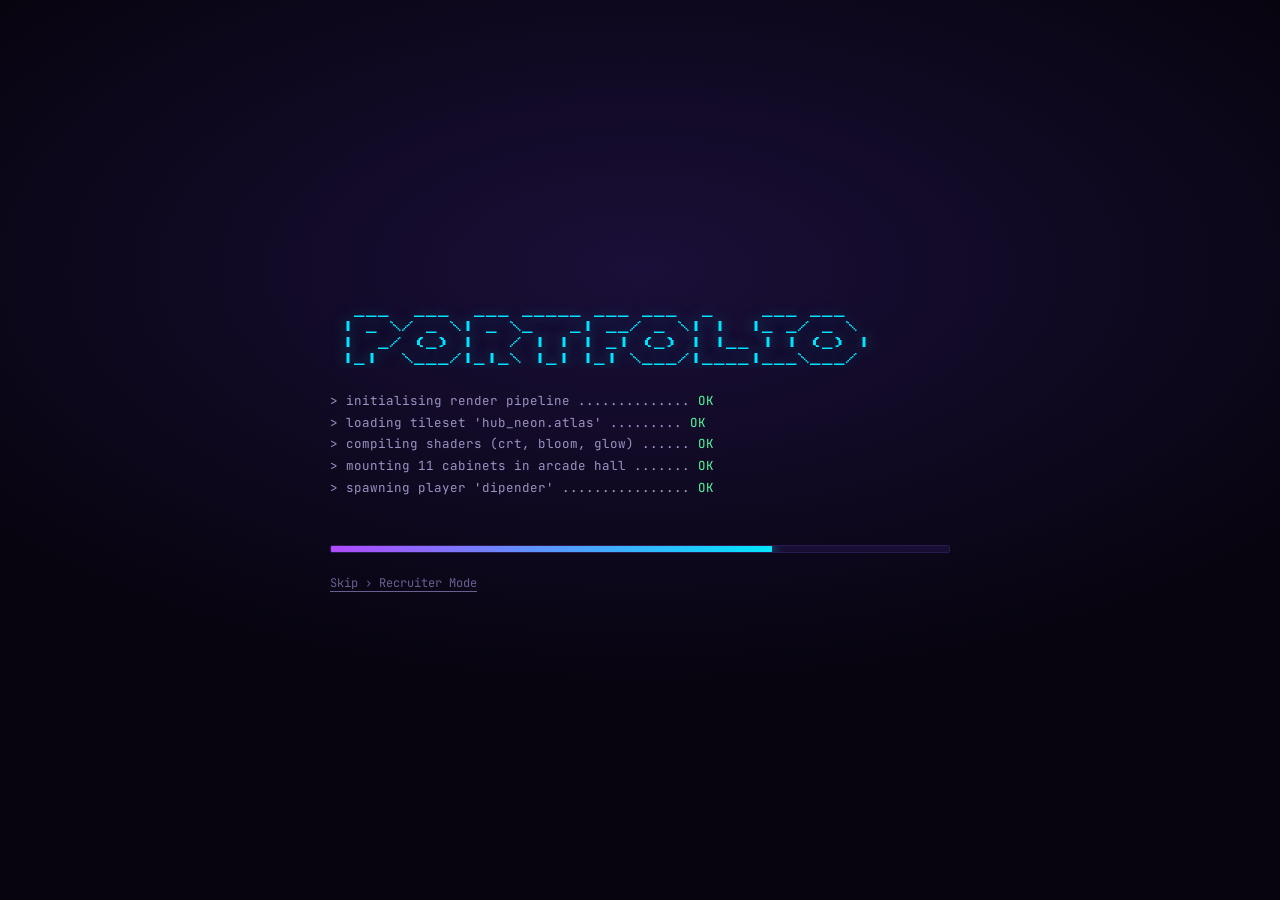
<file: index.html>
<!DOCTYPE html>
<html lang="en">
<head>
<meta charset="utf-8">
<meta name="viewport" content="width=device-width, initial-scale=1, viewport-fit=cover">
<title>Dipender Chauhan — Game Developer | Playable Portfolio</title>
<meta name="description" content="Game developer with 11 titles shipped to Google Play and 1M+ downloads. Walk the hub and play 5 games in your browser — or hit Recruiter Mode for the plain resume.">
<meta name="theme-color" content="#0a0612">

<!-- Open Graph / social preview -->
<meta property="og:type" content="website">
<meta property="og:url" content="https://chauhandipender.github.io/portfolio/">
<meta property="og:title" content="Dipender Chauhan — Game Developer | A portfolio you play">
<meta property="og:description" content="11 titles shipped to Google Play, 1M+ downloads, and 5 games you can play right here in the browser — a first-person shooter, a rail shooter with hand-written shaders, and more.">
<meta property="og:image" content="https://chauhandipender.github.io/portfolio/og-image.png">
<meta property="og:image:width" content="1200">
<meta property="og:image:height" content="630">
<meta property="og:image:alt" content="A pixel-art arcade room with five glowing cabinets, one per playable game.">
<meta name="twitter:card" content="summary_large_image">
<meta name="twitter:title" content="Dipender Chauhan — Game Developer | A portfolio you play">
<meta name="twitter:description" content="11 titles shipped, 1M+ downloads, and 5 games playable in your browser.">
<meta name="twitter:image" content="https://chauhandipender.github.io/portfolio/og-image.png">

<link rel="icon" href="favicon.svg" type="image/svg+xml">
<link rel="preconnect" href="https://fonts.googleapis.com">
<link rel="preconnect" href="https://fonts.gstatic.com" crossorigin>
<link href="https://fonts.googleapis.com/css2?family=Press+Start+2P&family=JetBrains+Mono:wght@400;700&family=Space+Grotesk:wght@400;500;700&display=swap" rel="stylesheet">
<link rel="stylesheet" href="css/style.css">
</head>
<body class="is-booting">

<!-- ══════════════════════════════ BOOT ══════════════════════════════ -->
<div id="boot" class="boot">
  <div class="boot__inner">
    <pre class="boot__logo" aria-hidden="true"></pre>
    <div class="boot__log" id="bootLog" role="status" aria-live="polite"></div>
    <div class="boot__bar"><i id="bootBar"></i></div>
    <button id="bootStart" class="btn btn--primary boot__start" hidden>PRESS START</button>
    <button id="bootSkip" class="boot__skip">Skip &rsaquo; Recruiter Mode</button>
  </div>
</div>

<!-- ══════════════════════════════ GAME ══════════════════════════════ -->
<main id="game" class="game" hidden>
  <canvas id="stage" aria-label="Game world. Use Recruiter Mode for a text version of all content."></canvas>

  <!-- CRT / scanline overlay -->
  <div class="crt" aria-hidden="true"></div>
  <div class="vignette" aria-hidden="true"></div>

  <!-- Top bar -->
  <header class="hud hud--top">
    <div class="hud__id">
      <span class="hud__name" id="hudName">—</span>
      <span class="hud__role" id="hudRole">—</span>
    </div>
    <nav class="hud__actions">
      <button class="btn btn--ghost" id="btnMap" title="Map (M)">MAP</button>
      <button class="btn btn--ghost" id="btnAudio" title="Sound (P)" aria-pressed="false">♪ OFF</button>
      <button class="btn btn--primary" id="btnRecruiter">RECRUITER MODE</button>
    </nav>
  </header>

  <!-- Objective / zone banner -->
  <div class="hud hud--zone" id="zoneBanner" aria-live="polite"></div>

  <!-- Interaction prompt -->
  <div class="prompt" id="prompt" hidden>
    <kbd>E</kbd><span id="promptText">Interact</span>
  </div>

  <!-- Discovery tracker -->
  <div class="hud hud--quest">
    <div class="quest__title">EXPLORED</div>
    <ul class="quest__list" id="questList"></ul>
  </div>

  <!-- Controls hint -->
  <div class="hud hud--help" id="helpHint">
    <kbd>W</kbd><kbd>A</kbd><kbd>S</kbd><kbd>D</kbd> move &nbsp;·&nbsp; <kbd>E</kbd> interact &nbsp;·&nbsp; <kbd>Esc</kbd> close
  </div>

  <!-- Mobile controls -->
  <div class="touch" id="touch" hidden>
    <div class="stick" id="stick"><i id="stickNub"></i></div>
    <button class="touch__act" id="touchAct" aria-label="Interact">E</button>
  </div>
</main>

<!-- ══════════════════════════════ PANEL ══════════════════════════════ -->
<div class="panel" id="panel" hidden role="dialog" aria-modal="true" aria-labelledby="panelTitle">
  <div class="panel__scrim" data-close></div>
  <section class="panel__box">
    <header class="panel__head">
      <h2 id="panelTitle" class="panel__title"></h2>
      <button class="panel__close" data-close aria-label="Close">✕</button>
    </header>
    <div class="panel__body" id="panelBody" tabindex="0"></div>
  </section>
</div>


<!-- ══════════════════════════ PLAYABLE BUILD ══════════════════════════ -->
<div class="player" id="player" hidden role="dialog" aria-modal="true" aria-labelledby="playerTitle">
  <header class="player__bar">
    <h2 class="player__title" id="playerTitle"></h2>
    <div class="player__acts">
      <a class="player__btn" id="playerTab" href="#" target="_blank" rel="noopener">OPEN IN TAB ↗</a>
      <button class="player__btn" id="playerFull">FULLSCREEN</button>
      <button class="player__btn player__btn--x" id="playerClose" aria-label="Close player">✕</button>
    </div>
  </header>
  <div class="player__stage" id="playerStage">
    <iframe id="playerFrame" title="Playable build"
            allow="autoplay; fullscreen; gamepad; accelerometer; gyroscope; xr-spatial-tracking"
            allowfullscreen></iframe>
    <div class="player__notice" id="playerNotice" hidden></div>
    <p class="player__hint" id="playerHint">Loading build…</p>
  </div>
</div>
<!-- ══════════════════════════ RECRUITER MODE ══════════════════════════ -->
<div class="doc" id="doc" hidden>
  <div class="doc__wrap" id="docBody"></div>
  <button class="btn btn--primary doc__back" id="btnBackToGame">↩ BACK TO THE GAME</button>
</div>

<noscript>
  <div class="doc" style="display:block">
    <div class="doc__wrap">
      <h1>JavaScript is required for the interactive portfolio.</h1>
      <p>Please enable JavaScript, or contact me directly using the details in my resume.</p>
    </div>
  </div>
</noscript>

<script src="js/data.js"></script>
<script src="js/sprites.js"></script>
<script src="js/world.js"></script>
<script src="js/engine.js"></script>
<script src="js/ui.js"></script>
<script src="js/main.js"></script>
</body>
</html>
</file>
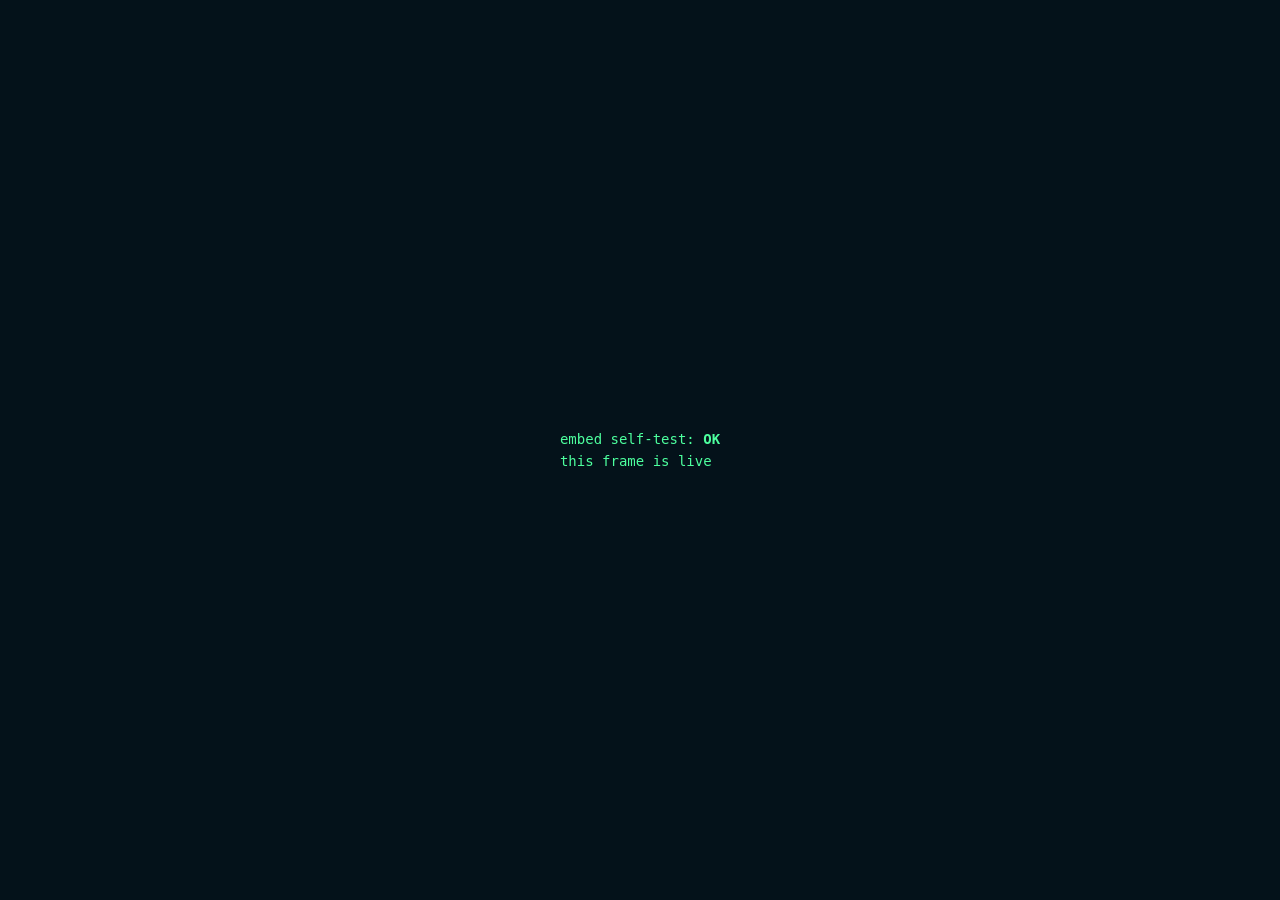
<file: games/_selftest/index.html>
<!doctype html><meta charset="utf-8"><title>embed self-test</title>
<style>html,body{margin:0;height:100%;background:#04121a;color:#4dff9e;
font:14px/1.6 ui-monospace,monospace;display:grid;place-items:center}</style>
<div id="o">embed self-test: <b>OK</b><br>this frame is live</div>
<script>document.title='selftest-live';</script>
</file>
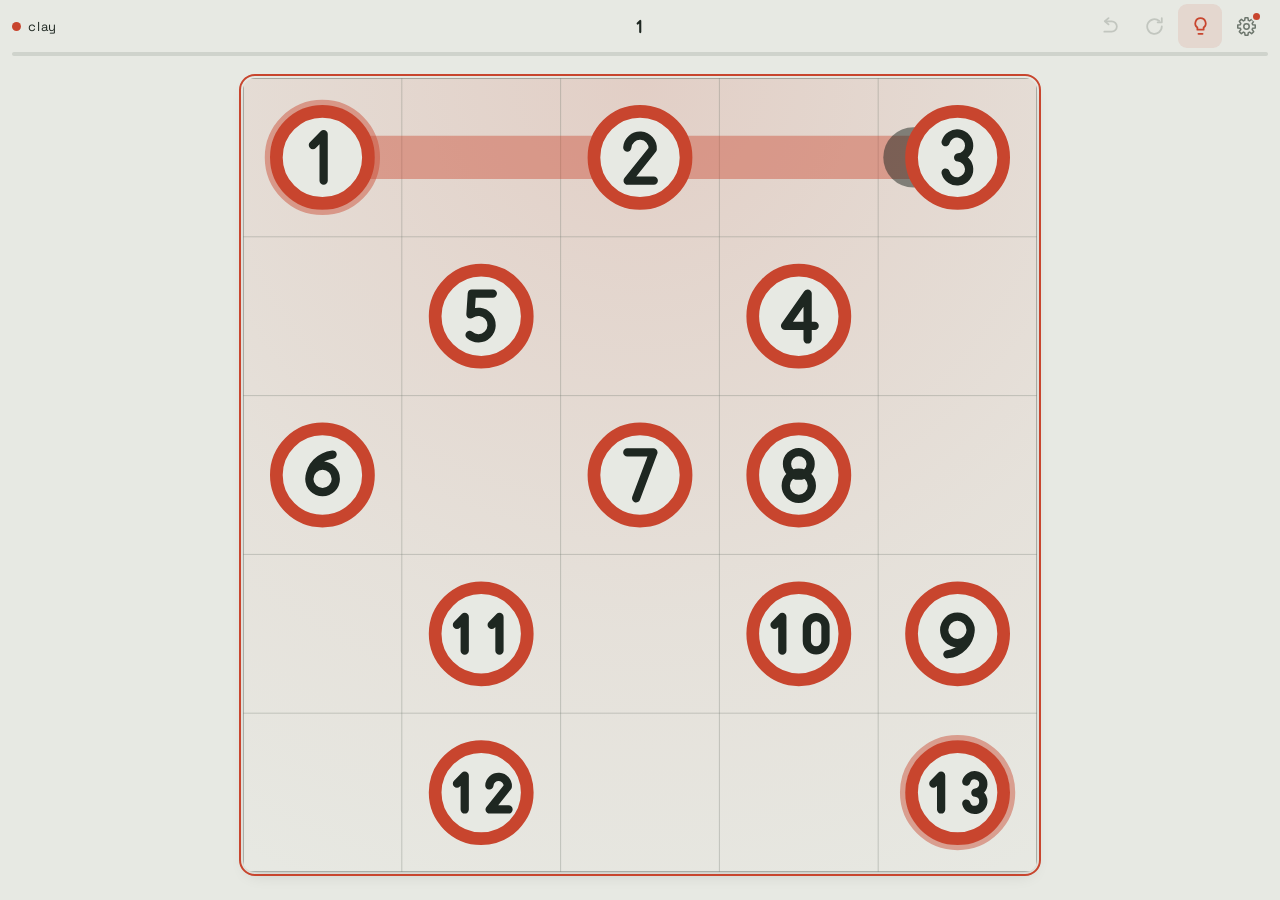
<file: games/waypoint/index.html>
<!doctype html>
<html lang="en">
  <head>
    <meta charset="utf-8" />
    <meta name="viewport" content="width=device-width, initial-scale=1, viewport-fit=cover, maximum-scale=1" />
    <title>Waypoint</title>
    <meta name="description" content="Draw one line through every cell, in order." />
    <meta name="color-scheme" content="light dark" />
    <!-- Inlined, not served: the browser asks for /favicon.ico unprompted and a
         missing one is a console error. A data URI answers it with no request
         at all. Drawn by tools/make-favicon.js — re-run it to change the icon,
         do not hand-edit the blob. -->
    <link
      rel="icon"
      href="[data-uri]"
    />
    <link rel="stylesheet" href="./styles/main.css" />
  </head>
  <body>
    <!-- No menu and no splash: the board is the first and only thing. -->
    <header class="bar">
      <div class="bar-left">
        <span class="line-name" id="line-name"></span>
      </div>
      <span class="level-number" id="level-number"></span>
      <nav class="tools">
        <button id="undo" type="button" aria-label="Undo" aria-keyshortcuts="Z">
          <svg viewBox="0 0 24 24" aria-hidden="true">
            <path d="M9 7H15a5 5 0 0 1 0 10H8" />
            <path d="M12 4 8.5 7 12 10" />
          </svg>
        </button>
        <button id="restart" type="button" aria-label="Restart" aria-keyshortcuts="R">
          <svg viewBox="0 0 24 24" aria-hidden="true">
            <path d="M19 12a7 7 0 1 1-2.5-5.4" />
            <path d="M19 4v4h-4" />
          </svg>
        </button>
        <button id="hint" class="accent" type="button" aria-label="Hint">
          <svg viewBox="0 0 24 24" aria-hidden="true">
            <path d="M12 4a5 5 0 0 1 3 9v2H9v-2a5 5 0 0 1 3-9Z" />
            <path d="M10 19h4" />
          </svg>
        </button>
        <!-- Settings sits last, on the right, where a settings control is
             looked for. The gear path is generated, not hand-plotted — see the
             note in tools/ if the tooth count ever needs changing. -->
        <button id="open-panel" type="button" aria-label="Daily puzzle and stats" aria-haspopup="dialog">
          <svg viewBox="0 0 24 24" aria-hidden="true">
            <path
              d="M10.24 6.11L10.6 3.62L13.4 3.62L13.76 6.11A6.15 6.15 0 0 1 14.92 6.59L16.94 5.08L18.92 7.06L17.41 9.08A6.15 6.15 0 0 1 17.89 10.24L20.38 10.6L20.38 13.4L17.89 13.76A6.15 6.15 0 0 1 17.41 14.92L18.92 16.94L16.94 18.92L14.92 17.41A6.15 6.15 0 0 1 13.76 17.89L13.4 20.38L10.6 20.38L10.24 17.89A6.15 6.15 0 0 1 9.08 17.41L7.06 18.92L5.08 16.94L6.59 14.92A6.15 6.15 0 0 1 6.11 13.76L3.62 13.4L3.62 10.6L6.11 10.24A6.15 6.15 0 0 1 6.59 9.08L5.08 7.06L7.06 5.08L9.08 6.59A6.15 6.15 0 0 1 10.24 6.11Z"
            />
            <circle cx="12" cy="12" r="2.6" />
          </svg>
        </button>
      </nav>
    </header>

    <!-- How much of the board is drawn. A rule rather than a readout: the game
         has one number on screen already and does not need a second. -->
    <div
      class="progress"
      id="progress"
      role="progressbar"
      aria-label="Level progress"
      aria-valuemin="0"
      aria-valuemax="100"
      aria-valuenow="0"
    >
      <span class="progress-fill" id="progress-fill"></span>
    </div>

    <main class="stage">
      <svg
        id="board"
        class="board"
        tabindex="0"
        role="application"
        aria-label="Puzzle board. Arrow keys draw the line, backspace steps back, R restarts."
        preserveAspectRatio="xMidYMid meet"
      ></svg>
    </main>

    <!-- The only surface beyond the board: the daily puzzle, the numbers, and
         the two toggles SPEC §14 allows. Opt-in, so the game still lands
         directly in gameplay. -->
    <dialog id="panel" class="panel" aria-label="Daily puzzle and stats">
      <div class="panel-body">
        <section>
          <button id="daily-play" class="wide" type="button">Daily puzzle</button>
          <p class="note" id="daily-note"></p>
        </section>

        <section>
          <dl class="stats" id="stats"></dl>
        </section>

        <section class="toggles">
          <button id="theme-toggle" type="button">Theme</button>
          <button id="audio-toggle" type="button" aria-pressed="true">Sound</button>
        </section>

        <button id="panel-close" class="wide quiet" type="button">Close</button>
      </div>
    </dialog>

    <!-- Nothing on screen; this is how the board reports itself to a screen
         reader, which otherwise sees only an unlabelled graphic. -->
    <p id="announce" class="visually-hidden" role="status" aria-live="polite"></p>

    <script type="module" src="./src/main.js"></script>

    <!-- A classic inline script on purpose — it is the only code here that
         still runs when index.html is opened by double-clicking it, which is
         precisely the case it exists to explain. Modules and fetch are both
         blocked on file:// origins, so the game would otherwise show nothing
         at all and look broken. -->
    <script>
      if (location.protocol === 'file:') {
        document.body.innerHTML =
          '<p class="offline-note">Waypoint needs a local server — browsers block this page when it is ' +
          'opened directly from disk. Close this tab and double-click <b>play.cmd</b> instead.</p>';
      }
    </script>
  </body>
</html>
</file>
<file: css/style.css>
/* ═══════════════════════════════════════════════════════════════
   GAME-DEV PORTFOLIO — stylesheet
   Palette: deep-space violet ground, neon cyan / hot-pink accents.
   =============================================================== */

:root{
  --bg:        #07040f;
  --bg-2:      #0e0820;
  --ink:       #e8e4ff;
  --ink-dim:   #9d93c4;
  --ink-faint: #6a6090;

  --cyan:   #00e5ff;
  --pink:   #ff2e97;
  --violet: #b14aff;
  --gold:   #ffcf3d;
  --green:  #4dff9e;

  --line:   #2a1a4d;
  --glass:  rgba(14, 8, 32, .82);

  --font-px:   'Press Start 2P', ui-monospace, monospace;
  --font-mono: 'JetBrains Mono', ui-monospace, 'Cascadia Mono', monospace;
  --font-ui:   'Space Grotesk', system-ui, -apple-system, 'Segoe UI', sans-serif;

  --hud-gap: clamp(10px, 2vw, 22px);
}

*,*::before,*::after{ box-sizing:border-box; }

/* The browser's own `[hidden]{display:none}` is a USER-AGENT rule, and any
   author rule beats it — so `.boot{display:grid}` below silently defeated
   it and left the boot screen painted over the running game forever.
   This puts the hidden attribute back in charge for good. */
[hidden]{ display:none !important; }

html,body{
  margin:0; padding:0; height:100%;
  background:var(--bg); color:var(--ink);
  font-family:var(--font-ui);
  overflow:hidden;
  -webkit-font-smoothing:antialiased;
  overscroll-behavior:none;
}
body.doc-open{ overflow:auto; }

button{ font:inherit; color:inherit; }

kbd{
  font-family:var(--font-px); font-size:.62em;
  background:#1b1136; border:1px solid var(--line);
  border-bottom-width:3px; border-radius:4px;
  padding:.42em .5em; margin:0 .12em; color:var(--ink);
  display:inline-block; line-height:1;
}

::selection{ background:var(--pink); color:#fff; }

/* ── scrollbars ─────────────────────────────────────────────── */
*::-webkit-scrollbar{ width:10px; height:10px; }
*::-webkit-scrollbar-track{ background:#100a24; }
*::-webkit-scrollbar-thumb{ background:var(--line); border-radius:99px; }
*::-webkit-scrollbar-thumb:hover{ background:var(--violet); }

/* ═══════════════════════ BUTTONS ═══════════════════════ */
.btn{
  font-family:var(--font-px); font-size:9px; letter-spacing:.06em;
  padding:11px 14px; border-radius:3px; cursor:pointer;
  background:transparent; border:2px solid var(--line);
  transition:transform .09s ease, box-shadow .18s ease, border-color .18s ease, background .18s ease;
  position:relative; white-space:nowrap;
}
.btn:hover{ border-color:var(--cyan); box-shadow:0 0 0 1px var(--cyan), 0 0 18px -4px var(--cyan); }
.btn:active{ transform:translateY(2px); }
.btn:focus-visible{ outline:2px solid var(--gold); outline-offset:3px; }
.btn--primary{
  background:linear-gradient(180deg,var(--pink),#c31674);
  border-color:#ff7bc0; color:#fff;
  box-shadow:0 4px 0 #7a0e47, 0 0 26px -6px var(--pink);
}
.btn--primary:hover{ box-shadow:0 4px 0 #7a0e47, 0 0 34px -2px var(--pink); border-color:#fff; }
.btn--primary:active{ box-shadow:0 1px 0 #7a0e47; }
.btn--ghost{ background:var(--glass); backdrop-filter:blur(6px); }

/* ═══════════════════════ BOOT SCREEN ═══════════════════════ */
.boot{
  position:fixed; inset:0; z-index:90;
  display:grid; place-items:center;
  background:
    radial-gradient(1200px 600px at 50% 30%, #1a0f38 0%, transparent 70%),
    var(--bg);
}
.boot__inner{ width:min(620px, 88vw); text-align:left; }
.boot__logo{
  font-family:var(--font-px); font-size:clamp(7px,1.5vw,12px);
  color:var(--cyan); line-height:1.35; margin:0 0 22px;
  text-shadow:0 0 14px rgba(0,229,255,.55); white-space:pre; overflow:hidden;
}
.boot__log{
  font-family:var(--font-mono); font-size:12.5px; line-height:1.75;
  color:var(--ink-dim); min-height:11em; margin-bottom:18px;
}
.boot__log b{ color:var(--green); font-weight:400; }
.boot__log i{ color:var(--pink); font-style:normal; }
.boot__bar{ height:8px; background:#180e34; border:1px solid var(--line); border-radius:2px; overflow:hidden; }
.boot__bar i{
  display:block; height:100%; width:0%;
  background:linear-gradient(90deg,var(--violet),var(--cyan));
  box-shadow:0 0 14px var(--cyan); transition:width .18s linear;
}
.boot__start{ margin-top:26px; font-size:13px; padding:16px 26px; animation:pulse 1.5s ease-in-out infinite; }
@keyframes pulse{ 50%{ transform:scale(1.04); filter:brightness(1.18); } }
.boot__skip{
  display:block; margin-top:16px; background:none; border:0; cursor:pointer;
  color:var(--ink-faint); font-family:var(--font-mono); font-size:12px;
  text-decoration:underline; text-underline-offset:4px; padding:6px 0;
}
.boot__skip:hover{ color:var(--cyan); }

/* ═══════════════════════ GAME STAGE ═══════════════════════ */
.game{ position:fixed; inset:0; }
#stage{
  display:block; width:100%; height:100%;
  image-rendering:pixelated; image-rendering:crisp-edges;
  background:var(--bg);
}

.crt{
  position:fixed; inset:0; pointer-events:none; z-index:5; opacity:.34;
  background:repeating-linear-gradient(180deg, rgba(0,0,0,.42) 0 1px, transparent 1px 3px);
  mix-blend-mode:multiply;
}
.vignette{
  position:fixed; inset:0; pointer-events:none; z-index:5;
  background:radial-gradient(ellipse at center, transparent 48%, rgba(4,2,10,.82) 100%);
}

/* ═══════════════════════ HUD ═══════════════════════ */
.hud{ position:fixed; z-index:10; }

.hud--top{
  top:0; left:0; right:0; padding:var(--hud-gap);
  display:flex; align-items:flex-start; justify-content:space-between; gap:12px;
  background:linear-gradient(180deg, rgba(7,4,15,.9), transparent);
}
.hud__id{ display:flex; flex-direction:column; gap:7px; min-width:0; }
.hud__name{
  font-family:var(--font-px); font-size:clamp(11px,2.1vw,17px); color:var(--ink);
  text-shadow:0 0 16px rgba(177,74,255,.75); letter-spacing:.04em;
}
.hud__role{
  font-family:var(--font-mono); font-size:clamp(10px,1.3vw,12.5px);
  color:var(--cyan); letter-spacing:.11em; text-transform:uppercase;
}
.hud__actions{ display:flex; gap:8px; flex-wrap:wrap; justify-content:flex-end; }

.hud--zone{
  top:34%; left:50%; transform:translate(-50%,-14px);
  font-family:var(--font-px); font-size:clamp(12px,2.6vw,22px);
  color:#fff; text-shadow:0 0 22px var(--pink), 0 0 44px var(--pink);
  opacity:0; pointer-events:none; letter-spacing:.05em; text-align:center;
  transition:opacity .38s ease, transform .38s ease;
}
.hud--zone.show{ opacity:1; transform:translate(-50%,0); }

.hud--quest{
  left:var(--hud-gap); bottom:var(--hud-gap);
  background:var(--glass); backdrop-filter:blur(8px);
  border:1px solid var(--line); border-left:3px solid var(--violet);
  border-radius:4px; padding:11px 14px; min-width:186px;
}
.quest__title{
  font-family:var(--font-px); font-size:8px; color:var(--violet);
  letter-spacing:.12em; margin-bottom:9px;
}
.quest__list{ list-style:none; margin:0; padding:0; display:grid; gap:6px; }
.quest__list li{
  font-family:var(--font-mono); font-size:11.5px; color:var(--ink-faint);
  display:flex; align-items:center; gap:8px; transition:color .3s;
}
.quest__list li::before{
  content:'○'; color:var(--ink-faint); font-size:11px; transition:color .3s;
}
.quest__list li.done{ color:var(--green); text-decoration:line-through; text-decoration-color:rgba(77,255,158,.4); }
.quest__list li.done::before{ content:'●'; color:var(--green); }

.hud--help{
  right:var(--hud-gap); bottom:var(--hud-gap);
  font-family:var(--font-mono); font-size:11px; color:var(--ink-faint);
  background:var(--glass); backdrop-filter:blur(8px);
  border:1px solid var(--line); border-radius:4px; padding:9px 13px;
  transition:opacity .6s ease;
}
.hud--help.fade{ opacity:.22; }

.prompt{
  position:fixed; z-index:10; left:50%; bottom:15%; transform:translateX(-50%);
  display:flex; align-items:center; gap:11px;
  font-family:var(--font-px); font-size:10px; color:#fff;
  background:var(--glass); backdrop-filter:blur(8px);
  border:2px solid var(--cyan); border-radius:4px; padding:11px 17px;
  box-shadow:0 0 30px -6px var(--cyan);
  animation:bob 1.4s ease-in-out infinite;
}
@keyframes bob{ 50%{ transform:translate(-50%,-6px); } }

/* ═══════════════════════ TOUCH CONTROLS ═══════════════════════ */
.touch{ position:fixed; inset:auto 0 0 0; z-index:11; height:180px; pointer-events:none; }
.stick{
  position:absolute; left:22px; bottom:26px; width:124px; height:124px;
  border-radius:50%; border:2px solid var(--line); background:rgba(14,8,32,.55);
  pointer-events:auto; touch-action:none;
}
.stick i{
  position:absolute; left:50%; top:50%; width:52px; height:52px; margin:-26px 0 0 -26px;
  border-radius:50%; background:radial-gradient(circle at 35% 30%, var(--cyan), #06626e);
  box-shadow:0 0 22px -4px var(--cyan);
}
.touch__act{
  position:absolute; right:26px; bottom:38px; width:86px; height:86px; border-radius:50%;
  pointer-events:auto; cursor:pointer; font-family:var(--font-px); font-size:19px; color:#fff;
  background:radial-gradient(circle at 35% 30%, var(--pink), #8a0e50);
  border:2px solid #ff8cc6; box-shadow:0 0 26px -6px var(--pink);
}
.touch__act:active{ transform:scale(.93); }

/* ═══════════════════════ PANEL (modal content) ═══════════════════════ */
.panel{ position:fixed; inset:0; z-index:40; display:grid; place-items:center; padding:3vh 3vw; }
.panel__scrim{ position:absolute; inset:0; background:rgba(4,2,10,.78); backdrop-filter:blur(5px); }
.panel__box{
  position:relative; width:min(920px,100%); max-height:94vh; display:flex; flex-direction:column;
  background:linear-gradient(180deg,#130c2b,#0b0619);
  border:2px solid var(--violet); border-radius:6px;
  box-shadow:0 0 0 1px rgba(177,74,255,.3), 0 26px 90px -20px #000, 0 0 90px -30px var(--violet);
  animation:panelIn .22s cubic-bezier(.2,.9,.3,1.2);
}
@keyframes panelIn{ from{ opacity:0; transform:translateY(18px) scale(.97); } }
.panel__head{
  display:flex; align-items:center; justify-content:space-between; gap:14px;
  padding:16px 20px; border-bottom:1px solid var(--line);
  background:linear-gradient(90deg, rgba(177,74,255,.16), transparent 60%);
  flex-shrink:0;
}
.panel__title{
  margin:0; font-family:var(--font-px); font-size:clamp(11px,1.8vw,15px);
  color:var(--cyan); letter-spacing:.05em; text-shadow:0 0 16px rgba(0,229,255,.55);
}
.panel__close{
  background:none; border:1px solid var(--line); border-radius:4px;
  width:34px; height:34px; cursor:pointer; color:var(--ink-dim); font-size:15px; flex-shrink:0;
}
.panel__close:hover{ border-color:var(--pink); color:var(--pink); }
.panel__body{ padding:22px; overflow-y:auto; line-height:1.72; }
.panel__body:focus-visible{ outline:2px solid var(--gold); outline-offset:-4px; }

/* ── shared content typography ─────────────────────────────── */
.panel__body h3, .doc h3{
  font-family:var(--font-px); font-size:11px; color:var(--gold);
  letter-spacing:.05em; margin:26px 0 12px;
}
.panel__body h3:first-child{ margin-top:0; }
.panel__body p, .doc p{ color:var(--ink-dim); margin:0 0 12px; }
.panel__body a, .doc a{ color:var(--cyan); text-underline-offset:3px; }
.panel__body a:hover, .doc a:hover{ color:var(--pink); }

/* ── project cards ─────────────────────────────────────────── */
.cards{ display:grid; gap:16px; }
.card{
  border:1px solid var(--line); border-radius:5px; overflow:hidden;
  background:#100927; transition:border-color .2s, transform .2s;
}
.card:hover{ border-color:var(--cyan); transform:translateY(-2px); }
.card__top{ display:flex; gap:16px; padding:16px; align-items:flex-start; flex-wrap:wrap; }
.card__art{
  width:112px; height:78px; flex-shrink:0; border-radius:4px; border:1px solid var(--line);
  image-rendering:pixelated; background:#0b0619;
}
.card__meta{ flex:1; min-width:220px; }
.card__title{ font-family:var(--font-px); font-size:12px; color:#fff; margin:0 0 9px; line-height:1.5; }
.card__role{ font-family:var(--font-mono); font-size:11px; color:var(--pink); letter-spacing:.06em; margin-bottom:9px; }
.card__pitch{ color:var(--ink-dim); font-size:14.5px; margin:0 0 11px; }
.card__bullets{ margin:0 0 12px; padding-left:19px; color:var(--ink-dim); font-size:13.5px; }
.card__bullets li{ margin-bottom:5px; }
.tags{ display:flex; flex-wrap:wrap; gap:6px; margin-bottom:12px; }
.tag{
  font-family:var(--font-mono); font-size:10.5px; letter-spacing:.05em;
  border:1px solid var(--line); border-radius:99px; padding:3px 9px; color:var(--ink-faint);
}
.links{ display:flex; flex-wrap:wrap; gap:8px; }
.links a{
  font-family:var(--font-px); font-size:8px; text-decoration:none;
  border:1px solid var(--line); border-radius:3px; padding:8px 11px; color:var(--ink-dim);
  transition:.18s;
}
.links a:hover{ border-color:var(--cyan); color:var(--cyan); box-shadow:0 0 16px -6px var(--cyan); }

/* ── skill bars ────────────────────────────────────────────── */
.skill{ margin-bottom:15px; }
.skill__row{ display:flex; justify-content:space-between; align-items:baseline; margin-bottom:6px; gap:12px; }
.skill__name{ font-family:var(--font-mono); font-size:13px; color:var(--ink); }
.skill__lvl{ font-family:var(--font-px); font-size:8px; color:var(--ink-faint); }
.skill__bar{ height:9px; background:#180e34; border:1px solid var(--line); border-radius:2px; overflow:hidden; }
.skill__bar i{
  display:block; height:100%; width:0;
  background:linear-gradient(90deg,var(--violet),var(--cyan));
  box-shadow:0 0 12px var(--cyan);
  transition:width .8s cubic-bezier(.2,.9,.3,1);
}

/* ── stat block (About) ────────────────────────────────────── */
.stats{ display:grid; grid-template-columns:repeat(auto-fit,minmax(140px,1fr)); gap:11px; margin-bottom:22px; }
.stat{ border:1px solid var(--line); border-radius:4px; padding:12px; background:#100927; }
.stat__k{ font-family:var(--font-px); font-size:7.5px; color:var(--ink-faint); letter-spacing:.09em; margin-bottom:8px; }
.stat__v{ font-family:var(--font-mono); font-size:13.5px; color:var(--cyan); }

/* ── contact terminal ──────────────────────────────────────── */
.term{
  font-family:var(--font-mono); font-size:13.5px; line-height:1.9;
  background:#06040e; border:1px solid var(--line); border-radius:5px; padding:18px;
}
.term .c{ color:var(--green); }
.term .k{ color:var(--violet); }
.term a{ color:var(--cyan); }

/* ═══════════════════════ RECRUITER MODE ═══════════════════════ */
.doc{
  position:fixed; inset:0; z-index:60; overflow-y:auto;
  background:var(--bg-2); padding:64px 22px 120px;
}
.doc__wrap{ max-width:800px; margin:0 auto; }
.doc h1{
  font-family:var(--font-px); font-size:clamp(16px,3.4vw,26px); color:#fff;
  margin:0 0 12px; line-height:1.5; text-shadow:0 0 24px rgba(177,74,255,.6);
}
.doc h2{
  font-family:var(--font-px); font-size:12px; color:var(--cyan);
  letter-spacing:.06em; margin:44px 0 16px; padding-bottom:12px;
  border-bottom:1px solid var(--line);
}
.doc__lede{ font-family:var(--font-mono); color:var(--pink); font-size:14px; letter-spacing:.07em; margin-bottom:8px; }
.doc__contact{ display:flex; flex-wrap:wrap; gap:8px; margin:20px 0 8px; }
.doc__back{
  position:fixed; right:22px; bottom:22px; z-index:61;
}
.doc .card__title{ font-size:12px; }

/* ═══════════════════════ PLAYABLE BUILD PLAYER ═══════════════════════ */
.player{
  position:fixed; inset:0; z-index:70;
  display:flex; flex-direction:column; background:#05030d;
}
.player__bar{
  display:flex; align-items:center; justify-content:space-between; gap:12px;
  padding:10px 14px; border-bottom:1px solid var(--line); flex-shrink:0;
  background:linear-gradient(90deg, rgba(0,229,255,.15), transparent 62%);
}
.player__title{
  margin:0; font-family:var(--font-px); font-size:clamp(9px,1.6vw,13px);
  color:var(--cyan); letter-spacing:.05em; text-shadow:0 0 14px rgba(0,229,255,.5);
  overflow:hidden; text-overflow:ellipsis; white-space:nowrap; min-width:0;
}
.player__acts{ display:flex; gap:8px; align-items:center; flex-shrink:0; }
.player__btn{
  font-family:var(--font-px); font-size:8px; letter-spacing:.05em; white-space:nowrap;
  padding:9px 11px; border-radius:3px; cursor:pointer; text-decoration:none;
  border:1px solid var(--line); background:var(--glass); color:var(--ink-dim);
  transition:border-color .16s, color .16s, box-shadow .16s;
}
.player__btn:hover{ border-color:var(--cyan); color:var(--cyan); box-shadow:0 0 16px -6px var(--cyan); }
.player__btn:focus-visible{ outline:2px solid var(--gold); outline-offset:2px; }
.player__btn--x{ color:var(--ink); }
.player__btn--x:hover{ border-color:var(--pink); color:var(--pink); box-shadow:0 0 16px -6px var(--pink); }

.player__stage{ position:relative; flex:1; min-height:0; background:#000; }
.player__stage iframe{
  position:absolute; inset:0; width:100%; height:100%;
  border:0; display:block; background:#000; z-index:1;
}
.player__hint{
  position:absolute; inset:auto 0 0 0; z-index:2; margin:0; padding:10px 14px;
  text-align:center; font-family:var(--font-mono); font-size:12px; line-height:1.6;
  color:var(--ink-faint); background:linear-gradient(180deg,transparent,rgba(5,3,13,.92) 55%);
}
.player__hint a{ color:var(--cyan); }
.player__hint.warn{ color:var(--gold); }

/* the PLAY button on a project card */
.playbtn{
  display:inline-flex; align-items:center; gap:9px; margin-bottom:12px;
  font-family:var(--font-px); font-size:9px; letter-spacing:.05em;
  padding:12px 16px; border-radius:3px; cursor:pointer; text-decoration:none;
  color:#fff; border:2px solid #7dffc4;
  background:linear-gradient(180deg,#22c97a,#0f8a52);
  box-shadow:0 4px 0 #08301f, 0 0 26px -6px var(--green);
  transition:transform .09s ease, box-shadow .18s ease;
}
.playbtn:hover{ box-shadow:0 4px 0 #08301f, 0 0 34px -2px var(--green); border-color:#fff; }
.playbtn:active{ transform:translateY(2px); box-shadow:0 1px 0 #08301f; }
.playnote{ font-size:12px; color:var(--ink-faint); margin:0 0 12px; }

.player__notice{
  position:absolute; inset:0; z-index:3; display:grid; place-items:center;
  padding:24px; background:#05030d; text-align:center;
}
.player__notice .nbox{ max-width:620px; }
.player__notice h3{
  font-family:var(--font-px); font-size:12px; color:var(--gold);
  margin:0 0 16px; line-height:1.6;
}
.player__notice p{ color:var(--ink-dim); font-size:14px; margin:0 0 12px; line-height:1.7; }
.player__notice code{
  font-family:var(--font-mono); font-size:13px; color:var(--cyan);
  background:#100927; border:1px solid var(--line); border-radius:4px;
  padding:3px 7px; display:inline-block;
}
.player__notice .cmd{
  display:block; margin:14px 0; padding:12px 14px; text-align:left;
  background:#06040e; border:1px solid var(--line); border-left:3px solid var(--cyan);
  border-radius:4px; color:var(--ink); font-family:var(--font-mono); font-size:13px;
}
/* ═══════════════════════ RESPONSIVE ═══════════════════════ */
@media (max-width:760px){
  .hud--quest{ display:none; }
  .hud--help{ display:none; }
  .hud--top{ padding:10px 12px; }
  .btn{ font-size:8px; padding:9px 10px; }
  .prompt{ bottom:auto; top:16%; font-size:9px; }
  .panel{ padding:0; }
  .panel__box{ max-height:100vh; height:100%; width:100%; border-radius:0; border-width:0; border-top:2px solid var(--violet); }
  .panel__body{ padding:16px; }
  .card__art{ width:100%; height:118px; }
  .doc{ padding:36px 16px 110px; }
  .doc__back{ right:12px; bottom:12px; left:12px; }
}

/* ═══════════════════════ A11Y ═══════════════════════ */
@media (prefers-reduced-motion:reduce){
  *,*::before,*::after{ animation-duration:.001ms !important; animation-iteration-count:1 !important; transition-duration:.001ms !important; }
  .crt{ display:none; }
}
.sr{ position:absolute; width:1px; height:1px; overflow:hidden; clip:rect(0 0 0 0); white-space:nowrap; }
</file>
<file: games/waypoint/styles/main.css>
/* Waypoint — tokens and layout.
   Every colour in the UI comes from the token set in SPEC §9. Nothing else. */

/* One webfont, self-hosted from a relative path — no CDN, no runtime request
   to anyone. Space Grotesk, SIL OFL 1.1 (see assets/OFL.txt): a variable
   grotesque with unambiguous numerals, which is what SPEC §9 asks for. This is
   the Latin subset Google Fonts already ships, 21.8KB.

   The board's numerals are still drawn as paths in numerals.js — this is for
   the words around them. */
@font-face {
  font-family: 'Space Grotesk';
  src: url('../assets/space-grotesk-latin.woff2') format('woff2');
  font-weight: 400 700;
  font-style: normal;
  font-display: swap;
  /* Never block the first board on a font. */
  unicode-range: U+0000-00FF, U+2013-2014, U+2018-2019, U+201C-201D, U+2026;
}

:root {
  --paper: #e7e9e3;
  --grid: #cfd4cb;
  --ink: #1e2721;
  --muted: #6e776e;
  --wall: #2b342d;
  --visited: #daded6;

  /* Each line gets a lit and a deep variant so it can be shaded rather than
     flat. The mid value is the one SPEC §9 specifies; the other two are
     derived from it and keep the same hue. */
  --line-1: #c8452e; /* clay   */
  --line-1-lit: #e4694f;
  --line-1-deep: #96301f;
  --line-2: #1f6f8b; /* cobalt */
  --line-2-lit: #3f9fbe;
  --line-2-deep: #14515f;
  --line-3: #b08307; /* ochre  */
  --line-3-lit: #ddaa22;
  --line-3-deep: #7d5c04;
  --line-4: #4a6a3f; /* moss   */
  --line-4-lit: #7ca06d;
  --line-4-deep: #33492c;
  --line-5: #7a3e7e; /* plum   */
  --line-5-lit: #ab6dae;
  --line-5-deep: #562a58;
  /* Three further lines beyond SPEC §9's five. The ladder used to spend 76% of
     its length on one colour; progression is meant to be read off the palette,
     and a palette that stops changing stops saying anything. Each clears 3:1
     on both grounds — see tools/contrast.js. */
  --line-6: #157f73; /* teal   */
  --line-6-lit: #31a598;
  --line-6-deep: #0d5a51;
  --line-7: #8a5a2e; /* bronze */
  --line-7-lit: #b98853;
  --line-7-deep: #5e3c1d;
  --line-8: #46519b; /* indigo */
  --line-8-lit: #7580c9;
  --line-8-deep: #2f376b;

  /* Resolved per tier below; --line is then picked per theme. */
  --line-base: var(--line-1);
  --line-lit: var(--line-1-lit);
  --line-deep: var(--line-1-deep);
  --line: var(--line-base);

  --pad: 12px;
  /* Tall enough that the 44px targets are not flush against the edges. The
     board's height is computed from this, so it adjusts on its own. */
  --bar-height: 52px;
  --rule: 10px; /* the progress rule plus the air under it */
  --motion: 180ms;
  --motion-solve: 700ms;
  --ease: cubic-bezier(0.22, 0.61, 0.36, 1);
}

/* Three theme states: follow the system, or override it in either direction.
   The media query is scoped so an explicit light choice still wins on a dark
   system, and the attribute rules come last so they win either way. */
@media (prefers-color-scheme: dark) {
  :root:not([data-theme='light']) {
    --paper: #171b18;
    --grid: #272e28;
    --ink: #e7e9e3;
    --muted: #8a948a;
    --wall: #0e110f;
    --visited: #1f2621;
  }
}

:root[data-theme='dark'] {
  --paper: #171b18;
  --grid: #272e28;
  --ink: #e7e9e3;
  --muted: #8a948a;
  --wall: #0e110f;
  --visited: #1f2621;
}

:root[data-theme='light'] {
  --paper: #e7e9e3;
  --grid: #cfd4cb;
  --ink: #1e2721;
  --muted: #6e776e;
  --wall: #2b342d;
  --visited: #daded6;
}

/* Tier -> the three shades of its line. Set from main.js via data-tier. */
:root[data-tier='1'] { --line-base: var(--line-1); --line-lit: var(--line-1-lit); --line-deep: var(--line-1-deep); }
:root[data-tier='2'] { --line-base: var(--line-2); --line-lit: var(--line-2-lit); --line-deep: var(--line-2-deep); }
:root[data-tier='3'] { --line-base: var(--line-3); --line-lit: var(--line-3-lit); --line-deep: var(--line-3-deep); }
:root[data-tier='4'] { --line-base: var(--line-4); --line-lit: var(--line-4-lit); --line-deep: var(--line-4-deep); }
:root[data-tier='5'] { --line-base: var(--line-5); --line-lit: var(--line-5-lit); --line-deep: var(--line-5-deep); }
:root[data-tier='6'] { --line-base: var(--line-6); --line-lit: var(--line-6-lit); --line-deep: var(--line-6-deep); }
:root[data-tier='7'] { --line-base: var(--line-7); --line-lit: var(--line-7-lit); --line-deep: var(--line-7-deep); }
:root[data-tier='8'] { --line-base: var(--line-8); --line-lit: var(--line-8-lit); --line-deep: var(--line-8-deep); }

/* On dark paper the mid value is too close to the ground — plum sits at
   2.34:1 — so the whole line shifts up a shade and the deep value becomes the
   spec's own mid. Same hue, legible against both grounds. */
@media (prefers-color-scheme: dark) {
  :root:not([data-theme='light']) {
    --line: var(--line-lit);
    --line-deep: var(--line-base);
  }
}

:root[data-theme='dark'] {
  --line: var(--line-lit);
  --line-deep: var(--line-base);
}

:root[data-theme='light'] {
  --line: var(--line-base);
}

* {
  box-sizing: border-box;
}

html,
body {
  height: 100%;
  margin: 0;
  overflow: hidden; /* no scroll bounce on iOS */
  overscroll-behavior: none;
}

body {
  display: flex;
  flex-direction: column;
  background: var(--paper);
  color: var(--ink);
  font-family: 'Space Grotesk', system-ui, -apple-system, 'Segoe UI', sans-serif;
  font-variant-numeric: tabular-nums;
  -webkit-text-size-adjust: 100%;
  -webkit-tap-highlight-color: transparent;
  /* All four prefixes, page-wide, exactly as the platform's technical
     requirements specify — a long press anywhere must not raise the touch
     magnifier or a selection handle mid-drag. */
  -webkit-user-select: none;
  -moz-user-select: none;
  -ms-user-select: none;
  user-select: none;
  padding: env(safe-area-inset-top) env(safe-area-inset-right) env(safe-area-inset-bottom)
    env(safe-area-inset-left);
}

/* ---------------------------------------------------------------- top bar */

.bar {
  flex: 0 0 auto;
  height: var(--bar-height);
  display: grid;
  grid-template-columns: 1fr auto 1fr;
  align-items: center;
  padding: 0 var(--pad);
  gap: 8px;
}

.bar-left {
  display: flex;
  align-items: center;
  gap: 2px;
  justify-self: start;
  min-width: 0;
}

/* Today's puzzle is unplayed. The dot is the only thing in the game that asks
   for attention, and it earns it: the daily is the reason to come back. */
.tools button.has-news::after {
  content: '';
  position: absolute;
  transform: translate(10px, -10px);
  width: 7px;
  height: 7px;
  border-radius: 50%;
  background: var(--line);
  box-shadow: 0 0 0 2px var(--paper);
}

/* A new line opening: the bar's colour swells briefly. No overlay, nothing to
   dismiss, and gone before the player has finished reading the board. */
@keyframes new-line {
  0% { transform: scale(1); }
  22% { transform: scale(1.9); }
  100% { transform: scale(1); }
}

body.new-line .line-name::before {
  animation: new-line 1.1s var(--ease);
}

body.new-line .line-name {
  animation: new-line-text 1.2s var(--ease);
}

@keyframes new-line-text {
  0% { color: var(--ink); letter-spacing: 0.06em; }
  25% { color: var(--line); letter-spacing: 0.2em; }
  100% { color: var(--ink); letter-spacing: 0.06em; }
}

/* A route bullet, like the coloured tab beside a line's name on a transit
   map. It carries the tier colour as a graphic, which only needs 3:1, so the
   name itself can stay ink and clear 4.5:1. */
.line-name::before {
  content: '';
  display: inline-block;
  width: 9px;
  height: 9px;
  border-radius: 50%;
  background: var(--line);
  margin-right: 7px;
  vertical-align: baseline;
  transition: background var(--motion) var(--ease);
}

.line-name {
  font-size: 13px;
  letter-spacing: 0.06em;
  text-transform: lowercase;
  color: var(--ink);
  white-space: nowrap;
  overflow: hidden;
  text-overflow: ellipsis;
  transition: color var(--motion) var(--ease);
}

.level-number {
  display: flex;
  align-items: center;
  justify-self: center;
  color: var(--ink);
  font-size: 12px;
  letter-spacing: 0.14em;
  text-transform: uppercase;
}

/* The level number uses the game's own drawn numerals, so the one number on
   screen outside the board is in the same hand as the ones on it. */
.numeral {
  height: 17px;
  width: auto;
  display: block;
  overflow: visible;
}

.tools {
  display: flex;
  gap: 2px;
  justify-self: end;
}

.tools button {
  /* 44px square: a comfortable target on a phone, and the size the platform's
     own guidance asks for. */
  width: 44px;
  height: 44px;
  display: grid;
  place-items: center;
  padding: 0;
  border: 0;
  border-radius: 9px;
  background: none;
  color: var(--muted);
  cursor: pointer;
  position: relative;
  -webkit-tap-highlight-color: transparent;
}

.tools button:hover:not(:disabled) {
  color: var(--ink);
}

.tools button:disabled {
  opacity: 0.3;
  cursor: default;
}

.tools button svg {
  width: 25px;
  height: 25px;
  fill: none;
  stroke: currentColor;
  stroke-width: 1.7;
  stroke-linecap: round;
  stroke-linejoin: round;
}

/* The gear is a denser shape than the other glyphs, so the same stroke weight
   reads heavier on it. Thinner, and it sits at the same visual density. */
#open-panel svg {
  stroke-width: 1.45;
}

/* The hint is the one tool a stuck player needs to find, and unlimited hints
   are no use if nobody notices them. It carries the line's own colour so it
   reads as offered rather than as a warning. */
.tools button.accent {
  color: var(--line);
  background: color-mix(in srgb, var(--line) 11%, transparent);
}

.tools button.accent:hover:not(:disabled) {
  color: var(--line);
  background: color-mix(in srgb, var(--line) 20%, transparent);
}

/* A visible focus ring on everything interactive, per SPEC §8. */
.tools button:focus-visible,
.board:focus-visible {
  outline: 2px solid var(--line);
  outline-offset: 2px;
}

/* ------------------------------------------------------- progress rule */

/* How far the line has got, as a rule across the top of the sheet. It reads as
   part of the same drawing as the board rather than as a widget, and it says
   the one thing a player mid-solve actually wants to know: how much is left.
   Deliberately silent — no percentage, no readout. */
.progress {
  flex: 0 0 auto;
  height: 4px;
  margin: 0 var(--pad) 6px;
  border-radius: 2px;
  background: color-mix(in srgb, var(--muted) 20%, transparent);
  overflow: hidden;
}

.progress-fill {
  display: block;
  height: 100%;
  width: 0;
  border-radius: inherit;
  /* The same shading the line itself carries, so the rule reads as the route
     laid out straight rather than as a separate meter. */
  background: linear-gradient(90deg, var(--line-deep), var(--line));
  transition: width var(--motion) var(--ease), background var(--motion) var(--ease);
}

/* Full. A solved board earns the small flourish of the rule going solid. */
.progress-fill.full {
  background: var(--line);
}

/* ------------------------------------------------------------------ board */

.stage {
  flex: 1 1 auto;
  min-height: 0;
  display: grid;
  place-items: center;
  padding: 0 var(--pad) var(--pad);
}

.board {
  /* Square, and as large as the smaller of the two available dimensions. */
  width: min(100%, calc(100dvh - var(--bar-height) - var(--rule) - var(--pad) * 3 - 8px));
  max-width: 100%;
  max-height: 100%;
  aspect-ratio: 1 / 1;
  touch-action: none; /* we handle every gesture ourselves */
  display: block;
  /* A sheet of paper resting on the surface, rather than a grid painted onto
     it. The shadow is deliberately soft and close — tactile, not glassy. */
  border-radius: 12px;
  box-shadow:
    0 1px 1px rgb(0 0 0 / 0.04),
    0 6px 18px -6px rgb(0 0 0 / 0.16);
}


/* Board layers ------------------------------------------------------------ */

/* Blocked cells are hatched, the way "no access" is marked on a technical
   drawing. It also survives the dark palette, where --wall sits within 1.09:1
   of --paper and a flat block would be invisible. */
.wall-ground {
  fill: var(--wall);
}

.wall-rule {
  stroke: var(--muted);
  opacity: 0.55;
}

.cell-wall {
  fill: url(#wall-hatch);
  stroke: var(--muted);
  stroke-width: 1;
  vector-effect: non-scaling-stroke;
}

/* Drawn cells are tinted with the tier's own colour rather than a neutral
   grey, so the board picks up the line's hue as it fills. */
.cell-visited {
  fill: var(--line);
  opacity: 0;
  transition: opacity var(--motion) var(--ease);
}

.cell-visited.on {
  opacity: 0.13;
}

.board-ground {
  fill: var(--paper);
}

.board-wash {
  fill: url(#board-wash);
}

/* --grid alone lands at 1.23:1, which is invisible rather than quiet, and the
   sheet stops reading as ruled at all. Muted at low alpha keeps the ruling
   faint but actually present. */
.grid-line {
  stroke: var(--muted);
  stroke-opacity: 0.32;
  stroke-width: 1;
  vector-effect: non-scaling-stroke;
}

/* A firmer edge around the sheet than the ruling inside it. */
.grid-frame {
  fill: none;
  stroke: var(--muted);
  stroke-opacity: 0.5;
  stroke-width: 2;
  vector-effect: non-scaling-stroke;
}

/* Ink, not --wall: a barrier is a hard rule the player must be able to see,
   and --wall is all but invisible against the dark paper. */
.barrier line {
  stroke: var(--ink);
  stroke-linecap: round;
}

/* The line itself: one fat stroke, mitred corners, shaded along its length. */
.trail {
  fill: none;
  stroke: url(#line-grad);
  stroke-linecap: round;
  stroke-linejoin: miter;
  stroke-miterlimit: 2;
}

/* Lifts the line off the sheet. Offset rather than blurred, because a filter
   would re-rasterise on every pointer move. */
.trail-shadow {
  fill: none;
  stroke: rgb(0 0 0 / 0.2);
  stroke-linecap: round;
  stroke-linejoin: miter;
  stroke-miterlimit: 2;
  transform: translateY(3.5px);
}

:root[data-theme='dark'] .trail-shadow {
  stroke: rgb(0 0 0 / 0.45);
}

/* The casing is what a transit map puts under a route so it stays crisp
   wherever it runs over other detail. Here it lifts the line off the ruling. */
.trail-casing {
  fill: none;
  stroke: var(--paper);
  stroke-linecap: round;
  stroke-linejoin: miter;
  stroke-miterlimit: 2;
}

.trail-hint {
  fill: none;
  stroke: var(--line);
  stroke-linecap: round;
  stroke-linejoin: miter;
  opacity: 0.3;
  stroke-dasharray: 1 20;
}

/* Station markers: paper disc, line-coloured ring, ink numeral. Ink on paper
   clears 4.5:1 in both themes by construction. */
.mark-disc {
  fill: var(--paper);
  stroke: var(--line);
  transition: stroke-width var(--motion) var(--ease);
}

/* The first and last stop carry the double ring a transit map gives a
   terminus, so where the line starts and ends is legible before you read a
   single numeral. */
.mark-outer {
  fill: none;
  stroke: var(--line);
  opacity: 0.45;
}

/* Reached: the ring thickens. The disc stays paper-coloured so the numeral
   keeps its ink-on-paper contrast in every state. */
.mark.on .mark-disc {
  stroke-width: 12;
}

/* Drawn glyphs, not type — see numerals.js. Stroked in the same language as
   the line itself: one weight, round terminals. */
.mark-label {
  fill: none;
  stroke: var(--ink);
  stroke-linecap: round;
  stroke-linejoin: round;
}

.mark-shadow {
  fill: rgb(0 0 0 / 0.16);
}

:root[data-theme='dark'] .mark-shadow {
  fill: rgb(0 0 0 / 0.4);
}

/* The solve animation itself is driven from board.js, because the line's
   length is only known there. */

.board.leaving {
  transform: translateX(-8%);
  opacity: 0;
  transition: transform var(--motion) var(--ease), opacity var(--motion) var(--ease);
}

.board.entering {
  transform: translateX(8%);
  opacity: 0;
}

/* ------------------------------------------------- demo and celebration */

/* The first-play demonstration. Deliberately drawn in the line's own colour
   at low opacity, so it reads as a preview of the real thing. */
.demo-trail {
  fill: none;
  stroke: var(--line);
  stroke-linecap: round;
  stroke-linejoin: miter;
  opacity: 0.42;
  pointer-events: none;
}

.demo-pointer {
  fill: var(--ink);
  opacity: 0.5;
  pointer-events: none;
}

/* Above the board, below the panel's top layer, and never in the way. */
.confetti {
  position: fixed;
  inset: 0;
  width: 100%;
  height: 100%;
  pointer-events: none;
  z-index: 10;
}

/* ------------------------------------------------------------------ panel */

.visually-hidden {
  position: absolute;
  width: 1px;
  height: 1px;
  margin: -1px;
  padding: 0;
  overflow: hidden;
  clip-path: inset(50%);
  white-space: nowrap;
}

.panel {
  border: 0;
  padding: 0;
  border-radius: 14px;
  background: var(--paper);
  color: var(--ink);
  max-width: min(340px, calc(100vw - 32px));
  width: 100%;
  box-shadow: 0 12px 40px rgb(0 0 0 / 0.18);
}

.panel::backdrop {
  background: rgb(0 0 0 / 0.35);
}

.panel-body {
  display: flex;
  flex-direction: column;
  gap: 18px;
  padding: 20px;
}

.panel section {
  display: flex;
  flex-direction: column;
  gap: 8px;
}

.panel button {
  font: inherit;
  font-size: 11px;
  font-weight: 600;
  letter-spacing: 0.13em;
  text-transform: uppercase;
  color: var(--ink);
  background: none;
  border: 1px solid var(--muted);
  border-radius: 9px;
  padding: 11px 12px;
  cursor: pointer;
  transition: border-color var(--motion) var(--ease), background var(--motion) var(--ease);
}

.panel button:hover {
  border-color: var(--line);
  background: color-mix(in srgb, var(--line) 8%, transparent);
}

.panel button:focus-visible {
  outline: 2px solid var(--line);
  outline-offset: 2px;
}

.panel button.wide {
  width: 100%;
}

.panel button.quiet {
  border-color: transparent;
  color: var(--ink);
}

/* The one action in the panel. The colour is carried by the border and a wash
   rather than by a solid fill: paper-on-clay is 3.95:1, which is under the bar
   for 12px text, whereas ink over a wash stays at ink-on-paper contrast. */
.panel #daily-play {
  border: 1.5px solid var(--line);
  background: color-mix(in srgb, var(--line) 13%, transparent);
  color: var(--ink);
  font-size: 12px;
  padding: 14px 12px;
}

.panel #daily-play:hover {
  background: color-mix(in srgb, var(--line) 22%, transparent);
  border-color: var(--line);
}

/* Matches the stats labels exactly, so the panel has one voice. */
.note {
  margin: 0;
  display: flex;
  align-items: center;
  gap: 7px;
  color: var(--ink);
  opacity: 0.62;
  font-size: 10.5px;
  font-weight: 600;
  letter-spacing: 0.12em;
  text-transform: uppercase;
}

.note-dot {
  opacity: 0.55;
}

.numeral-note {
  height: 11px;
  opacity: 0.85;
}

.stats {
  margin: 0;
  display: grid;
  grid-template-columns: 1fr auto;
  align-items: center;
  gap: 11px 16px;
}

/* Labels as small caps with air in them: the numbers are the content, the
   labels are the ruling. */
.stats dt {
  color: var(--ink);
  opacity: 0.62;
  font-size: 10.5px;
  font-weight: 600;
  letter-spacing: 0.12em;
  text-transform: uppercase;
}

.stats dd {
  margin: 0;
  display: flex;
  justify-content: flex-end;
  color: var(--ink);
  font-variant-numeric: tabular-nums;
}

.numeral-stat {
  height: 15px;
}

/* A ruled line between rows, like a printed table. */
.stats dt:not(:first-of-type),
.stats dd:not(:first-of-type) {
  border-top: 1px solid var(--muted);
  border-color: color-mix(in srgb, var(--muted) 35%, transparent);
  padding-top: 11px;
}

.toggles {
  flex-direction: row !important;
}

.toggles button {
  flex: 1 1 0;
}

/* Shown only when the page was opened from disk instead of through a server.
   Same voice as the sitelock notice — this is the game explaining itself, not
   an error dialog. */
.offline-note {
  margin: auto;
  padding: var(--pad);
  max-width: 34ch;
  text-align: center;
  line-height: 1.6;
  color: var(--ink);
  opacity: 0.7;
  font-size: 13px;
}

/* ---------------------------------------------------------------- sitelock */

/* All that is left on the page when the build is running somewhere it should
   not be. Same paper, same ink, same sentence case as everything else. */
.sitelock {
  margin: auto;
  padding: var(--pad);
  text-align: center;
  color: var(--ink);
  opacity: 0.62;
  font-size: 11px;
  font-weight: 600;
  letter-spacing: 0.13em;
  text-transform: uppercase;
}

/* ------------------------------------------------------- reduced motion */

@media (prefers-reduced-motion: reduce) {
  *,
  *::before,
  *::after {
    animation-duration: 0.001ms !important;
    animation-iteration-count: 1 !important;
    transition-duration: 0.001ms !important;
  }

  .board.leaving,
  .board.entering {
    transform: none;
    opacity: 1;
  }
}
</file>
